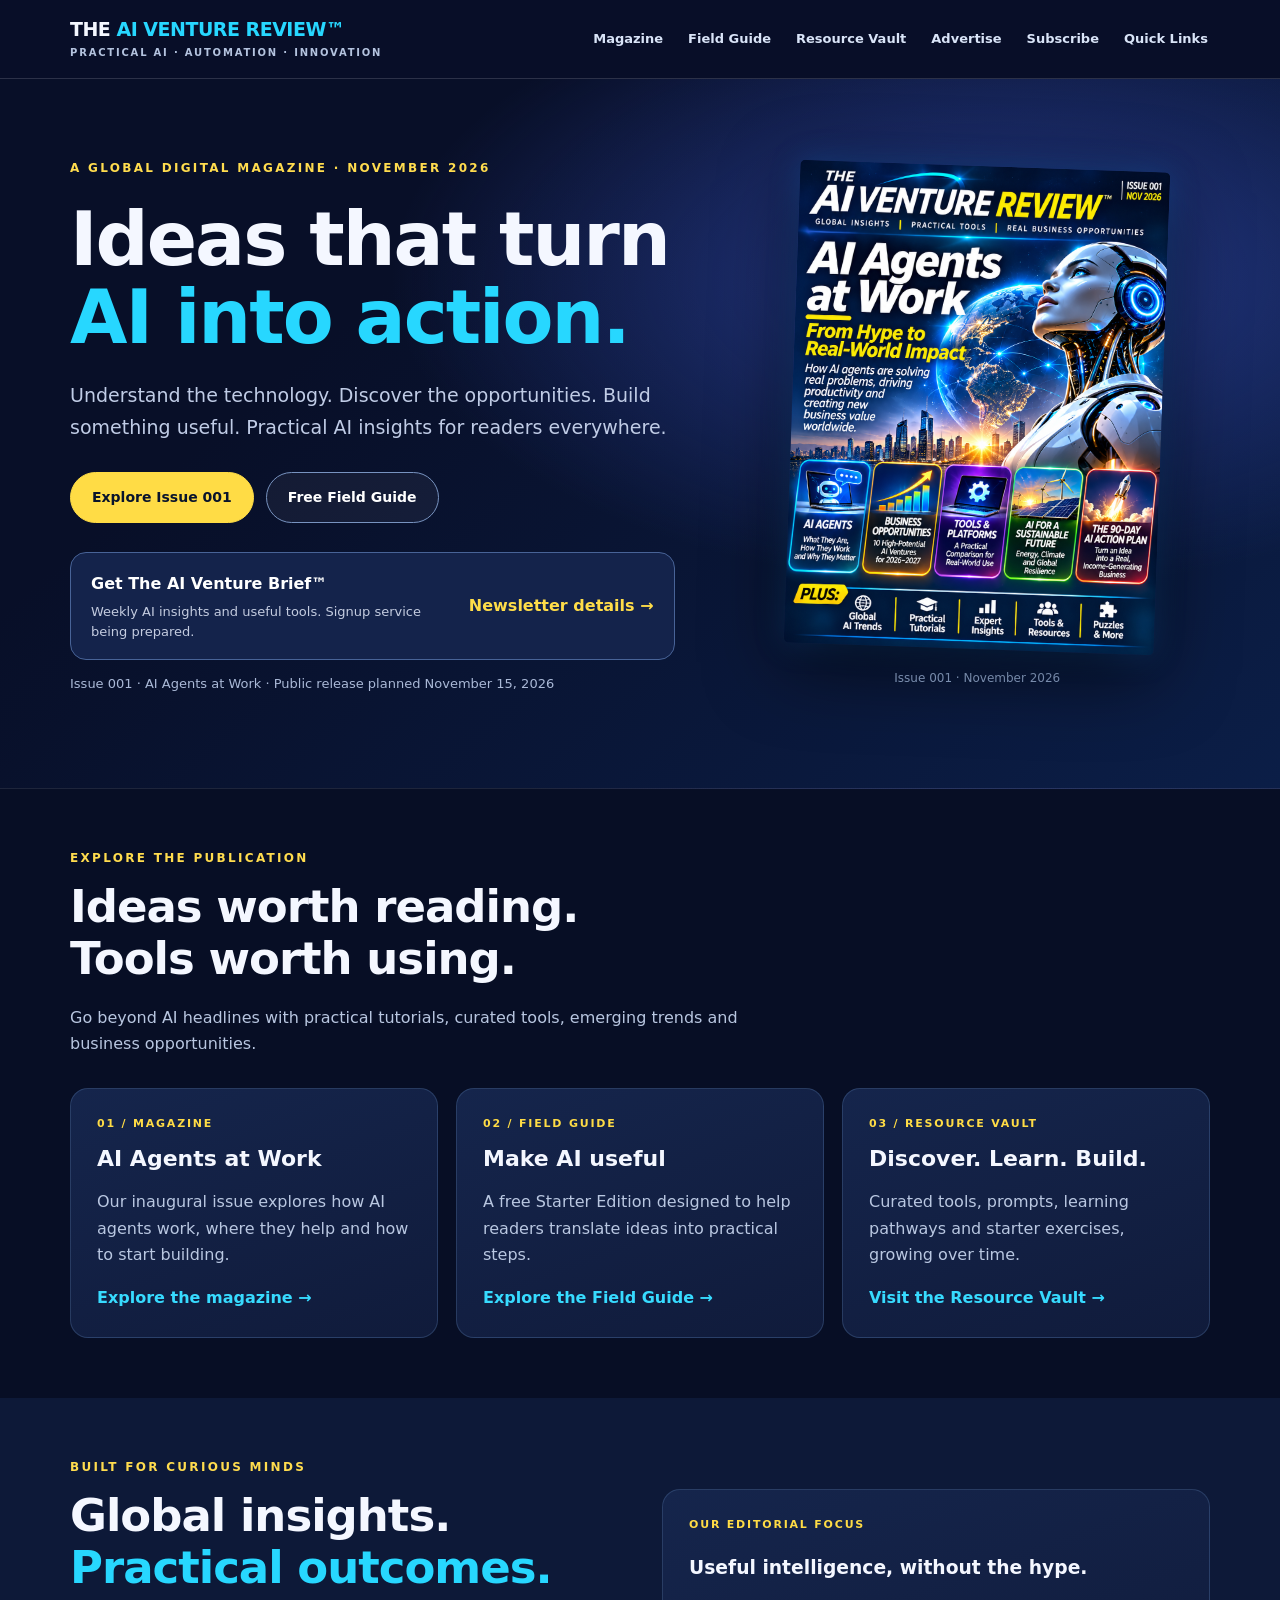
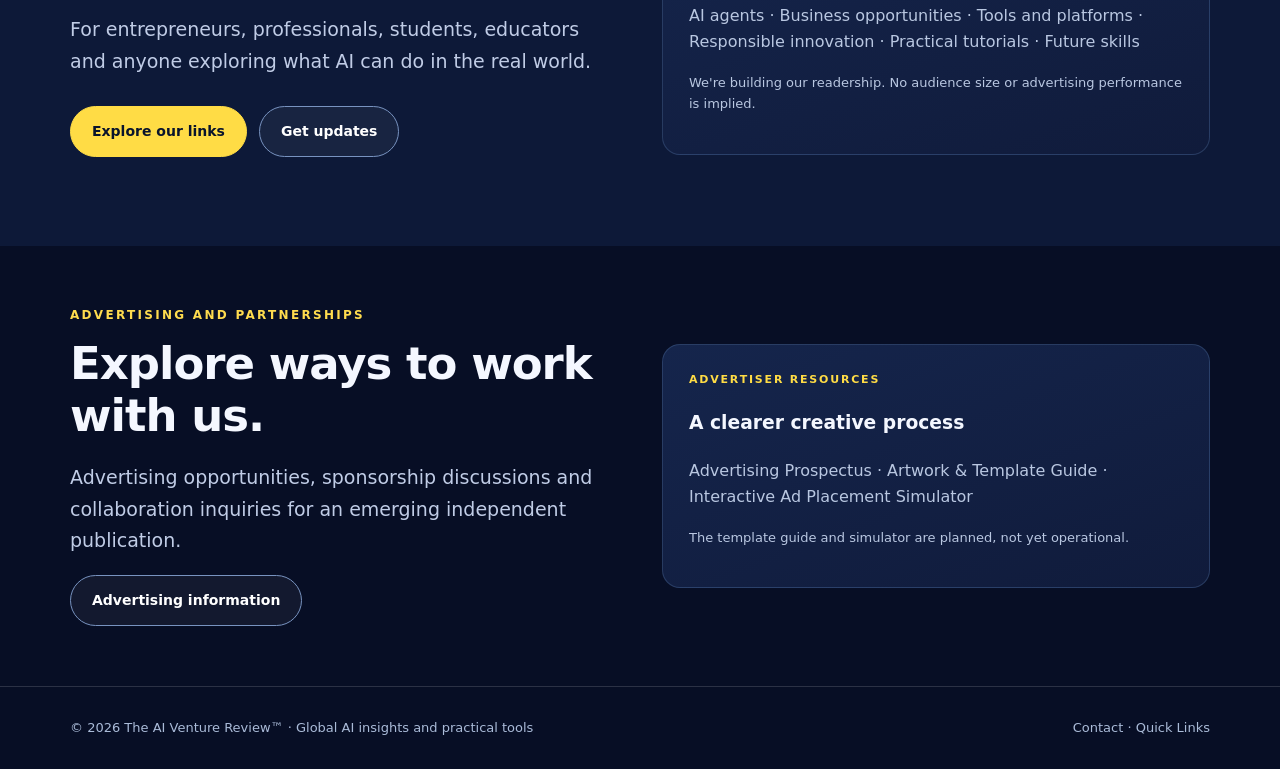
<file: index.html>
<!doctype html><html lang="en"><head><meta charset="utf-8"><meta name="viewport" content="width=device-width,initial-scale=1"><meta name="description" content="The AI Venture Review — global AI insights, practical tools and business opportunities."><title>Home | The AI Venture Review™</title><link rel="stylesheet" href="assets/style.css">
<style>
/* Home page refinements, self-contained to avoid replacing the shared stylesheet */
.skip-link{position:absolute;left:12px;top:-100px;z-index:999;background:#ffdc45;color:#07122b;padding:9px 12px;border-radius:8px}
.skip-link:focus{top:10px}
.mobile-nav{display:none}
.home-newsletter{display:flex;align-items:center;justify-content:space-between;gap:18px;padding:18px 20px;margin:22px 0 0;background:#14234b;border:1px solid #486397;border-radius:16px}
.home-newsletter strong{display:block;color:#fff;font-size:16px;margin-bottom:5px}
.home-newsletter span{display:block;color:#c4cce0;font-size:13px;line-height:1.5}
.home-newsletter a{color:#ffdd49;font-weight:700;white-space:nowrap}
@media(max-width:760px){
.nav>.desktop-links{display:none!important}
.nav{display:flex!important;flex-direction:row!important;align-items:center!important;justify-content:space-between!important;gap:10px!important;padding:14px 0!important}
.nav .logo{flex:1;min-width:0;font-size:clamp(13px,3.6vw,18px)}
.nav .logo small{font-size:8px;letter-spacing:1.3px;line-height:1.35}
.mobile-nav{display:block!important;position:relative;flex-shrink:0}
.mobile-nav summary{list-style:none;cursor:pointer;background:#17264e;border:1px solid #607cac;border-radius:11px;color:white;font-weight:750;padding:11px 13px}
.mobile-nav summary::-webkit-details-marker{display:none}
.mobile-nav[open] summary{color:#ffdd49}
.mobile-nav .navlinks{display:flex!important;flex-direction:column!important;flex-wrap:nowrap!important;gap:0!important;position:absolute;right:0;top:calc(100% + 8px);width:min(250px,calc(100vw - 32px));z-index:30;padding:8px!important;background:#101e41;border:1px solid #5b76a8;border-radius:13px;box-shadow:0 16px 40px #000a}
.mobile-nav .navlinks a{display:block!important;padding:10px 12px!important;font-size:15px}
.hero-grid{gap:20px!important;padding-top:26px!important;padding-bottom:30px!important}
.hero h1{font-size:clamp(38px,9vw,54px)!important;line-height:1.09}
.hero .lead{font-size:16px;line-height:1.55}
.hero .actions{display:flex;flex-wrap:wrap;gap:10px}
.hero .actions .btn{font-size:14px;padding:13px 16px}
.cover{max-width:min(100%,340px);display:block;margin:0 auto}
.cover-caption{text-align:center}
.home-newsletter{flex-direction:column;align-items:flex-start;padding:16px;gap:10px}
.section{padding-top:38px!important;padding-bottom:38px!important}
}
@media(prefers-reduced-motion:reduce){html{scroll-behavior:auto}}
</style>
</head><body><a class="skip-link" href="#main-content">Skip to content</a><header class="site-header"><nav class="wrap nav" aria-label="Primary navigation">
<a class="logo" href="./">THE <span>AI VENTURE REVIEW™</span><small>PRACTICAL AI · AUTOMATION · INNOVATION</small></a>
<div class="navlinks desktop-links"><a href="magazine/">Magazine</a><a href="field-guide/">Field Guide</a><a href="resources/">Resource Vault</a><a href="advertise/">Advertise</a><a href="subscribe/">Subscribe</a><a href="links/">Quick Links</a></div>
<details class="mobile-nav"><summary>Menu</summary><div class="navlinks"><a href="magazine/">Magazine</a><a href="field-guide/">Field Guide</a><a href="resources/">Resource Vault</a><a href="advertise/">Advertise</a><a href="subscribe/">Subscribe</a><a href="links/">Quick Links</a></div></details>
</nav></header><main id="main-content"><section class="hero"><div class="wrap hero-grid"><div><div class="eyebrow">A global digital magazine · November 2026</div><h1>Ideas that turn <span class="cyan">AI into action.</span></h1><p class="lead">Understand the technology. Discover the opportunities. Build something useful. Practical AI insights for readers everywhere.</p><div class="actions"><a class="btn primary" href="magazine/">Explore Issue 001</a><a class="btn secondary" href="field-guide/">Free Field Guide</a></div>
<div class="home-newsletter"><div><strong>Get The AI Venture Brief™</strong><span>Weekly AI insights and useful tools. Signup service being prepared.</span></div><a href="subscribe/" aria-label="Learn about the AI Venture Brief newsletter">Newsletter details →</a></div><p class="small">Issue 001 · AI Agents at Work · Public release planned November 15, 2026</p></div><div><img class="cover" src="assets/issue-001-cover.png" alt="The AI Venture Review Issue 001 AI Agents at Work cover"><p class="cover-caption">Issue 001 · November 2026</p></div></div></section><section class="section"><div class="wrap"><div class="eyebrow">Explore the publication</div><h2>Ideas worth reading.<br>Tools worth using.</h2><p class="section-intro">Go beyond AI headlines with practical tutorials, curated tools, emerging trends and business opportunities.</p><div class="cards"><article class="card"><div class="tag">01 / Magazine</div><h3>AI Agents at Work</h3><p>Our inaugural issue explores how AI agents work, where they help and how to start building.</p><a href="magazine/">Explore the magazine →</a></article><article class="card"><div class="tag">02 / Field Guide</div><h3>Make AI useful</h3><p>A free Starter Edition designed to help readers translate ideas into practical steps.</p><a href="field-guide/">Explore the Field Guide →</a></article><article class="card"><div class="tag">03 / Resource Vault</div><h3>Discover. Learn. Build.</h3><p>Curated tools, prompts, learning pathways and starter exercises, growing over time.</p><a href="resources/">Visit the Resource Vault →</a></article></div></div></section><section class="section alt"><div class="wrap split"><div><div class="eyebrow">Built for curious minds</div><h2>Global insights.<br><span class="cyan">Practical outcomes.</span></h2><p class="lead">For entrepreneurs, professionals, students, educators and anyone exploring what AI can do in the real world.</p><div class="actions"><a class="btn primary" href="links/">Explore our links</a><a class="btn secondary" href="subscribe/">Get updates</a></div></div><div class="panel"><div class="tag">Our editorial focus</div><h3>Useful intelligence, without the hype.</h3><p>AI agents · Business opportunities · Tools and platforms · Responsible innovation · Practical tutorials · Future skills</p><p class="small">We're building our readership. No audience size or advertising performance is implied.</p></div></div></section><section class="section"><div class="wrap split"><div><div class="eyebrow">Advertising and partnerships</div><h2>Explore ways to work with us.</h2><p class="lead">Advertising opportunities, sponsorship discussions and collaboration inquiries for an emerging independent publication.</p><a class="btn secondary" href="advertise/">Advertising information</a></div><div class="panel"><div class="tag">Advertiser resources</div><h3>A clearer creative process</h3><p>Advertising Prospectus · Artwork & Template Guide · Interactive Ad Placement Simulator</p><p class="small">The template guide and simulator are planned, not yet operational.</p></div></div></section></main><footer class="footer"><div class="wrap"><span>© 2026 The AI Venture Review™ · Global AI insights and practical tools</span><span><a href="contact/">Contact</a> · <a href="links/">Quick Links</a></span></div></footer></body></html>
</file>
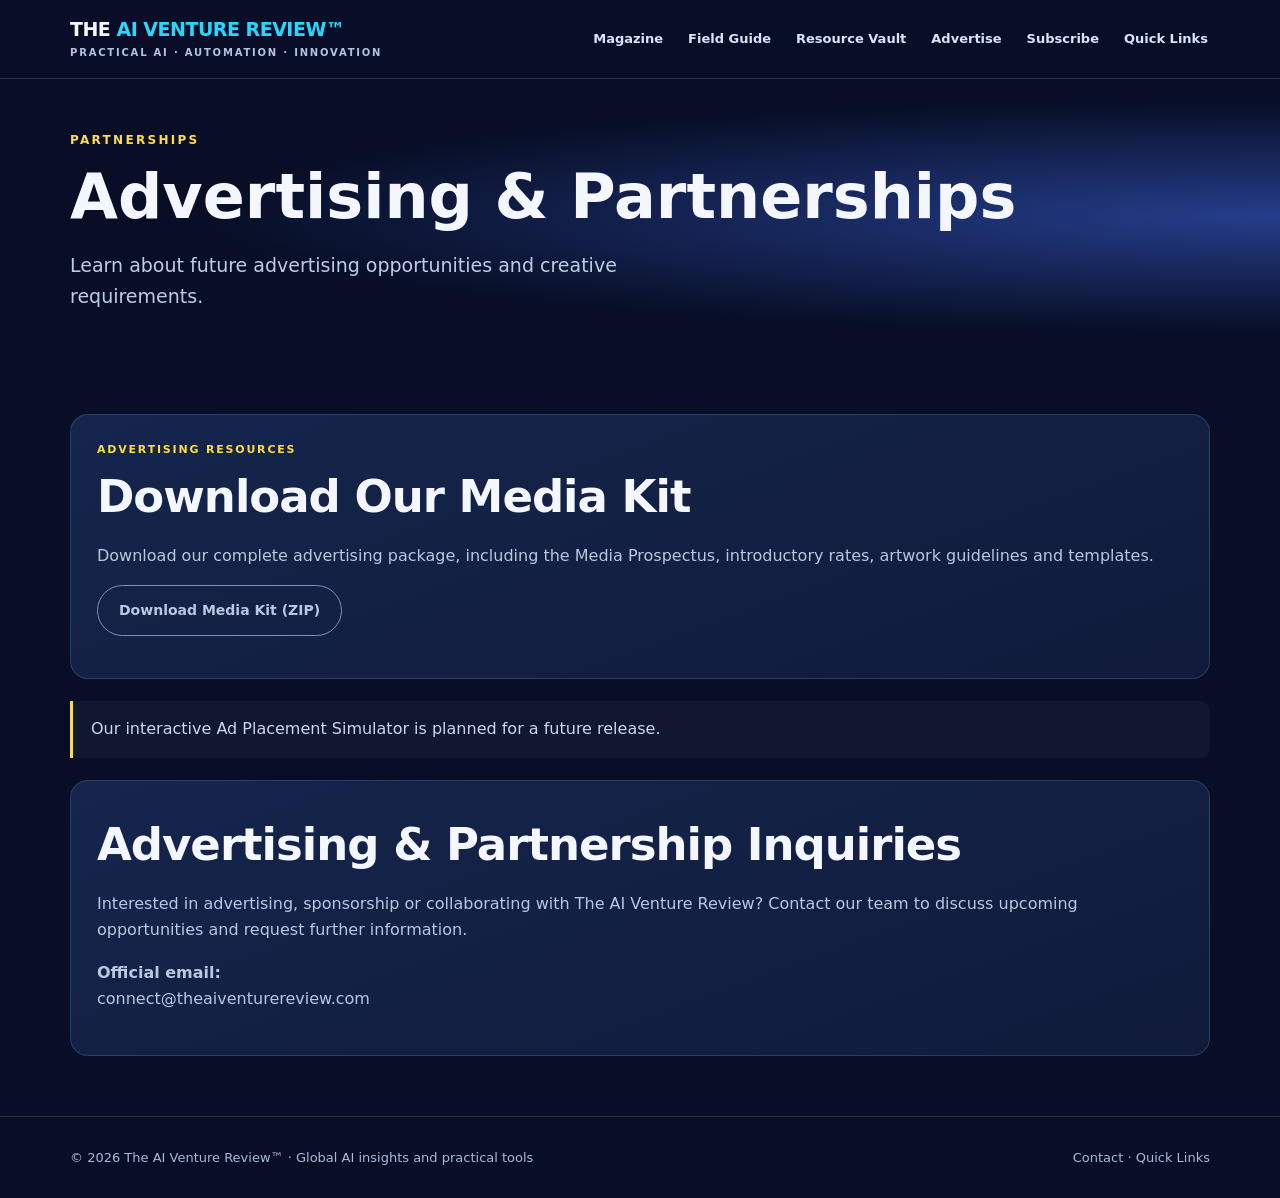
<file: advertise/index.html>
<!doctype html><html lang="en"><head><meta charset="utf-8"><meta name="viewport" content="width=device-width,initial-scale=1"><meta name="description" content="The AI Venture Review — global AI insights, practical tools and business opportunities."><title>Advertising | The AI Venture Review™</title><link rel="stylesheet" href="../assets/style.css"></head><body><a class="skip-link" href="#main-content">Skip to content</a><header class="site-header"><nav class="wrap nav"><a class="logo" href="../index.html">THE <span>AI VENTURE REVIEW™</span><small>PRACTICAL AI · AUTOMATION · INNOVATION</small></a><div class="navlinks"><a href="../magazine/">Magazine</a><a href="../field-guide/">Field Guide</a><a href="../resources/">Resource Vault</a><a href="../advertise/">Advertise</a><a href="../subscribe/">Subscribe</a><a href="../links/">Quick Links</a></div><details class="mobile-nav"><summary aria-label="Open navigation menu">Menu</summary><div class="navlinks"><a href="../magazine/">Magazine</a><a href="../field-guide/">Field Guide</a><a href="../resources/">Resource Vault</a><a href="../advertise/" aria-current="page">Advertise</a><a href="../subscribe/">Subscribe</a><a href="../links/">Quick Links</a></div></details></nav></header><main id="main-content"><section class="page-hero"><div class="wrap"><div class="eyebrow">Partnerships</div><h1>Advertising & Partnerships</h1><p class="lead">Learn about future advertising opportunities and creative requirements.</p></div></section>
<section class="section">
  <div class="wrap">
    <div class="panel">
      <div class="tag">ADVERTISING RESOURCES</div>
      <h2>Download Our Media Kit</h2>
      <p>
        Download our complete advertising package,
        including the Media Prospectus, introductory
        rates, artwork guidelines and templates.
      </p>
      <p>
        <a class="btn" href="./media_kit.zip"
           download="media_kit.zip">
          Download Media Kit (ZIP)
        </a>
      </p>
    </div>

    <div class="notice">
      Our interactive Ad Placement Simulator
      is planned for a future release.
    </div>
  </div>

<div class="wrap">
  <div class="panel">
    <h2>Advertising &amp; Partnership Inquiries</h2>
    <p>
      Interested in advertising, sponsorship or
      collaborating with The AI Venture Review?
      Contact our team to discuss upcoming
      opportunities and request further information.
    </p>
    <p>
      <strong>Official email:</strong><br>
      <a href="mailto:connect@theaiventurereview.com">
        connect@theaiventurereview.com
      </a>
    </p>
  </div>
</div>
</section></main><footer class="footer"><div class="wrap"><span>© 2026 The AI Venture Review™ · Global AI insights and practical tools</span><span><a href="../contact/">Contact</a> · <a href="../links/">Quick Links</a></span></div></footer></body></html>
</file>
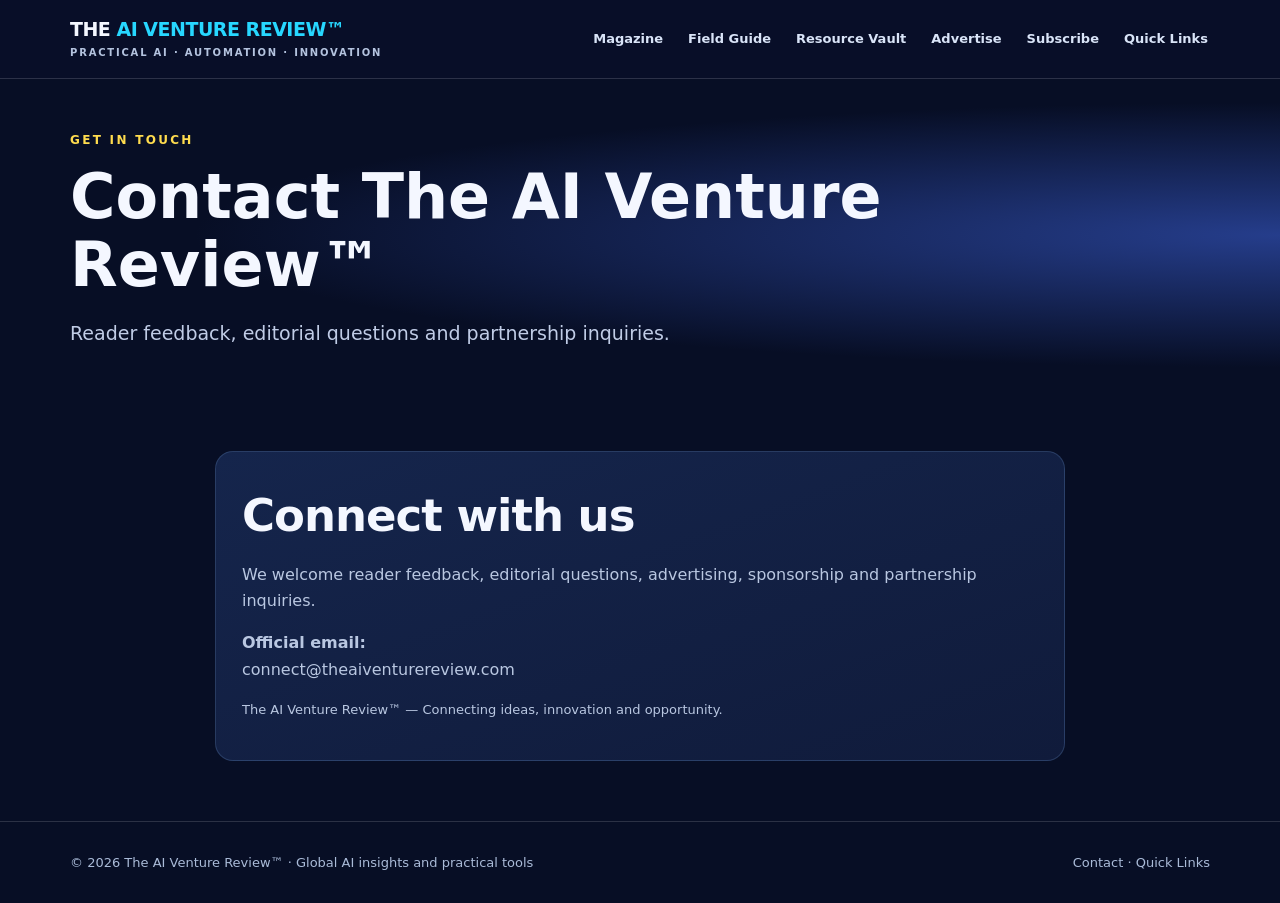
<file: contact/index.html>
<!doctype html><html lang="en"><head><meta charset="utf-8"><meta name="viewport" content="width=device-width,initial-scale=1"><meta name="description" content="The AI Venture Review — global AI insights, practical tools and business opportunities."><title>Contact | The AI Venture Review™</title><link rel="stylesheet" href="../assets/style.css"></head><body><a class="skip-link" href="#main-content">Skip to content</a><header class="site-header"><nav class="wrap nav"><a class="logo" href="../index.html">THE <span>AI VENTURE REVIEW™</span><small>PRACTICAL AI · AUTOMATION · INNOVATION</small></a><div class="navlinks"><a href="../magazine/">Magazine</a><a href="../field-guide/">Field Guide</a><a href="../resources/">Resource Vault</a><a href="../advertise/">Advertise</a><a href="../subscribe/">Subscribe</a><a href="../links/">Quick Links</a></div><details class="mobile-nav"><summary aria-label="Open navigation menu">Menu</summary><div class="navlinks"><a href="../magazine/">Magazine</a><a href="../field-guide/">Field Guide</a><a href="../resources/">Resource Vault</a><a href="../advertise/">Advertise</a><a href="../subscribe/">Subscribe</a><a href="../links/">Quick Links</a></div></details></nav></header><main id="main-content"><section class="page-hero"><div class="wrap"><div class="eyebrow">Get in touch</div><h1>Contact The AI Venture Review™</h1><p class="lead">Reader feedback, editorial questions and partnership inquiries.</p></div></section><section class="section"><div class="wrap content"><div class="panel">
<h2>Connect with us</h2>

<p>
  We welcome reader feedback, editorial questions,
  advertising, sponsorship and partnership inquiries.
</p>

<p>
  <strong>Official email:</strong><br>
  <a href="mailto:connect@theaiventurereview.com">
    connect@theaiventurereview.com
  </a>
</p>

<p class="small">
  The AI Venture Review&trade; —
  Connecting ideas, innovation and opportunity.
</p>
</div></div></section></main><footer class="footer"><div class="wrap"><span>© 2026 The AI Venture Review™ · Global AI insights and practical tools</span><span><a href="../contact/">Contact</a> · <a href="../links/">Quick Links</a></span></div></footer></body></html>
</file>
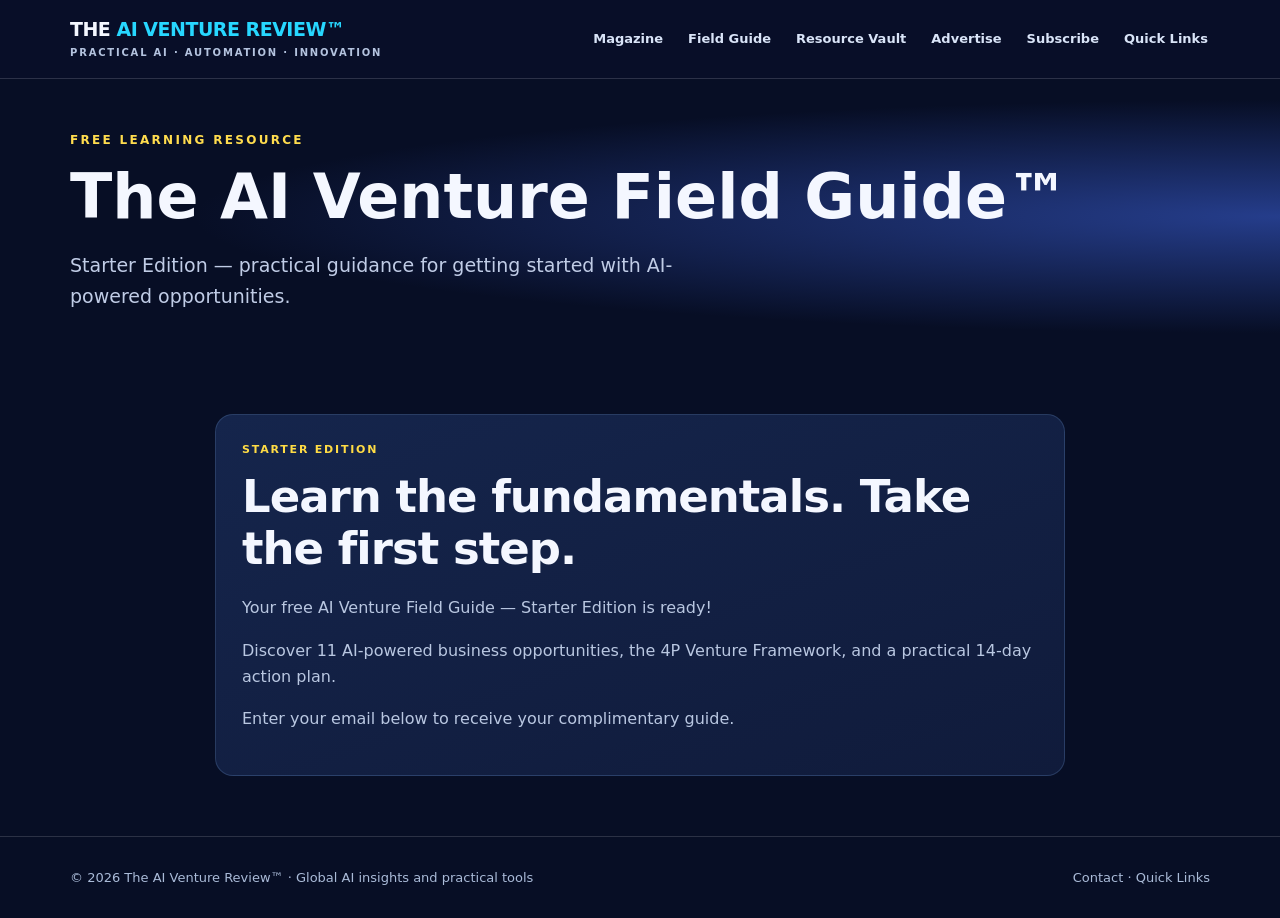
<file: field-guide/index.html>
<!doctype html><html lang="en"><head><meta charset="utf-8"><meta name="viewport" content="width=device-width,initial-scale=1"><meta name="description" content="The AI Venture Review — global AI insights, practical tools and business opportunities."><title>Field Guide | The AI Venture Review™</title><link rel="stylesheet" href="../assets/style.css">
<!-- MailerLite Universal -->
<script>
(function(w,d,e,u,f,l,n){w[f]=w[f]||function(){(w[f].q=w[f].q||[]).push(arguments);};l=d.createElement(e);l.async=1;l.src=u;n=d.getElementsByTagName(e)[0];n.parentNode.insertBefore(l,n);})(window,document,'script','https://assets.mailerlite.com/js/universal.js','ml');
ml('account', '2781444');
</script>
<!-- End MailerLite Universal -->
</head><body><a class="skip-link" href="#main-content">Skip to content</a><header class="site-header"><nav class="wrap nav"><a class="logo" href="../index.html">THE <span>AI VENTURE REVIEW™</span><small>PRACTICAL AI · AUTOMATION · INNOVATION</small></a><div class="navlinks"><a href="../magazine/">Magazine</a><a href="../field-guide/">Field Guide</a><a href="../resources/">Resource Vault</a><a href="../advertise/">Advertise</a><a href="../subscribe/">Subscribe</a><a href="../links/">Quick Links</a></div><details class="mobile-nav"><summary aria-label="Open navigation menu">Menu</summary><div class="navlinks"><a href="../magazine/">Magazine</a><a href="../field-guide/" aria-current="page">Field Guide</a><a href="../resources/">Resource Vault</a><a href="../advertise/">Advertise</a><a href="../subscribe/">Subscribe</a><a href="../links/">Quick Links</a></div></details></nav></header><main id="main-content"><section class="page-hero"><div class="wrap"><div class="eyebrow">Free learning resource</div><h1>The AI Venture Field Guide™</h1><p class="lead">Starter Edition — practical guidance for getting started with AI-powered opportunities.</p></div></section><section class="section"><div class="wrap content"><div class="panel"><div class="tag">Starter Edition</div><h2>Learn the fundamentals. Take the first step.</h2>
<p>Your free AI Venture Field Guide — Starter Edition is ready!</p>

<p>Discover 11 AI-powered business opportunities, the 4P Venture Framework, and a practical 14-day action plan.</p>

<p>Enter your email below to receive your complimentary guide.</p>

<div class="ml-embedded" data-form="biewhe"></div>
</div></div></section></main><footer class="footer"><div class="wrap"><span>© 2026 The AI Venture Review™ · Global AI insights and practical tools</span><span><a href="../contact/">Contact</a> · <a href="../links/">Quick Links</a></span></div></footer></body></html>
</file>
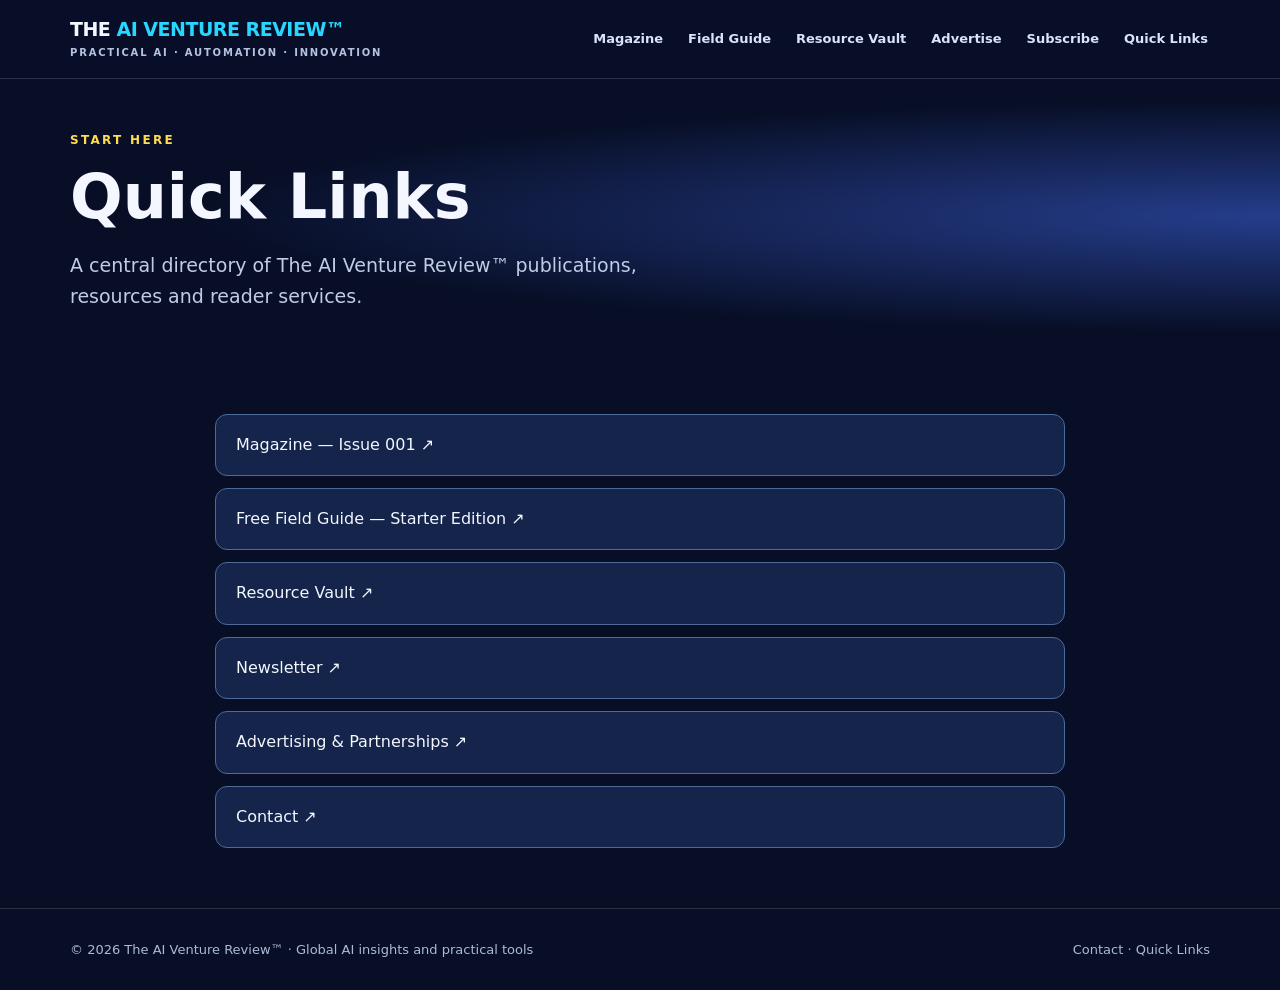
<file: links/index.html>
<!doctype html><html lang="en"><head><meta charset="utf-8"><meta name="viewport" content="width=device-width,initial-scale=1"><meta name="description" content="The AI Venture Review — global AI insights, practical tools and business opportunities."><title>Quick Links | The AI Venture Review™</title><link rel="stylesheet" href="../assets/style.css"></head><body><a class="skip-link" href="#main-content">Skip to content</a><header class="site-header"><nav class="wrap nav"><a class="logo" href="../index.html">THE <span>AI VENTURE REVIEW™</span><small>PRACTICAL AI · AUTOMATION · INNOVATION</small></a><div class="navlinks"><a href="../magazine/">Magazine</a><a href="../field-guide/">Field Guide</a><a href="../resources/">Resource Vault</a><a href="../advertise/">Advertise</a><a href="../subscribe/">Subscribe</a><a href="../links/">Quick Links</a></div><details class="mobile-nav"><summary aria-label="Open navigation menu">Menu</summary><div class="navlinks"><a href="../magazine/">Magazine</a><a href="../field-guide/">Field Guide</a><a href="../resources/">Resource Vault</a><a href="../advertise/">Advertise</a><a href="../subscribe/">Subscribe</a><a href="../links/" aria-current="page">Quick Links</a></div></details></nav></header><main id="main-content"><section class="page-hero"><div class="wrap"><div class="eyebrow">Start here</div><h1>Quick Links</h1><p class="lead">A central directory of The AI Venture Review™ publications, resources and reader services.</p></div></section><section class="section"><div class="wrap content link-list"><a href="../magazine/">Magazine — Issue 001 ↗</a><a href="../field-guide/">Free Field Guide — Starter Edition ↗</a><a href="../resources/">Resource Vault ↗</a><a href="../subscribe/">Newsletter ↗</a><a href="../advertise/">Advertising & Partnerships ↗</a><a href="../contact/">Contact ↗</a></div></section></main><footer class="footer"><div class="wrap"><span>© 2026 The AI Venture Review™ · Global AI insights and practical tools</span><span><a href="../contact/">Contact</a> · <a href="../links/">Quick Links</a></span></div></footer></body></html>
</file>
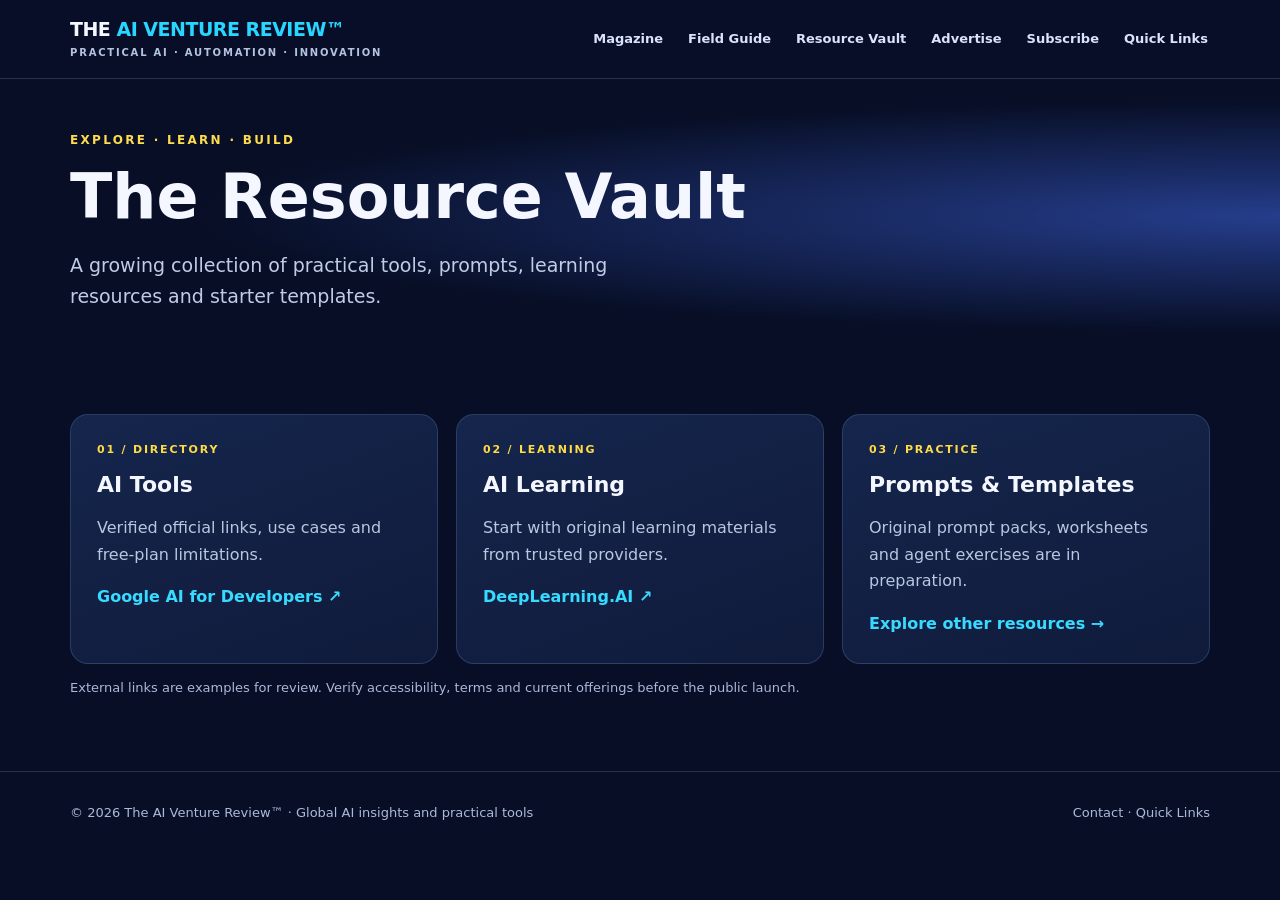
<file: resources/index.html>
<!doctype html><html lang="en"><head><meta charset="utf-8"><meta name="viewport" content="width=device-width,initial-scale=1"><meta name="description" content="The AI Venture Review — global AI insights, practical tools and business opportunities."><title>Resource Vault | The AI Venture Review™</title><link rel="stylesheet" href="../assets/style.css"></head><body><a class="skip-link" href="#main-content">Skip to content</a><header class="site-header"><nav class="wrap nav"><a class="logo" href="../index.html">THE <span>AI VENTURE REVIEW™</span><small>PRACTICAL AI · AUTOMATION · INNOVATION</small></a><div class="navlinks"><a href="../magazine/">Magazine</a><a href="../field-guide/">Field Guide</a><a href="../resources/">Resource Vault</a><a href="../advertise/">Advertise</a><a href="../subscribe/">Subscribe</a><a href="../links/">Quick Links</a></div><details class="mobile-nav"><summary aria-label="Open navigation menu">Menu</summary><div class="navlinks"><a href="../magazine/">Magazine</a><a href="../field-guide/">Field Guide</a><a href="../resources/" aria-current="page">Resource Vault</a><a href="../advertise/">Advertise</a><a href="../subscribe/">Subscribe</a><a href="../links/">Quick Links</a></div></details></nav></header><main id="main-content"><section class="page-hero"><div class="wrap"><div class="eyebrow">Explore · Learn · Build</div><h1>The Resource Vault</h1><p class="lead">A growing collection of practical tools, prompts, learning resources and starter templates.</p></div></section><section class="section"><div class="wrap"><div class="cards"><article class="card"><div class="tag">01 / Directory</div><h3>AI Tools</h3><p>Verified official links, use cases and free-plan limitations.</p><a href="https://ai.google.dev/" target="_blank" rel="noopener noreferrer">Google AI for Developers ↗</a></article><article class="card"><div class="tag">02 / Learning</div><h3>AI Learning</h3><p>Start with original learning materials from trusted providers.</p><a href="https://www.deeplearning.ai/" target="_blank" rel="noopener noreferrer">DeepLearning.AI ↗</a></article><article class="card"><div class="tag">03 / Practice</div><h3>Prompts & Templates</h3><p>Original prompt packs, worksheets and agent exercises are in preparation.</p><a href="../links/">Explore other resources →</a></article></div><p class="small">External links are examples for review. Verify accessibility, terms and current offerings before the public launch.</p></div></section></main><footer class="footer"><div class="wrap"><span>© 2026 The AI Venture Review™ · Global AI insights and practical tools</span><span><a href="../contact/">Contact</a> · <a href="../links/">Quick Links</a></span></div></footer></body></html>
</file>
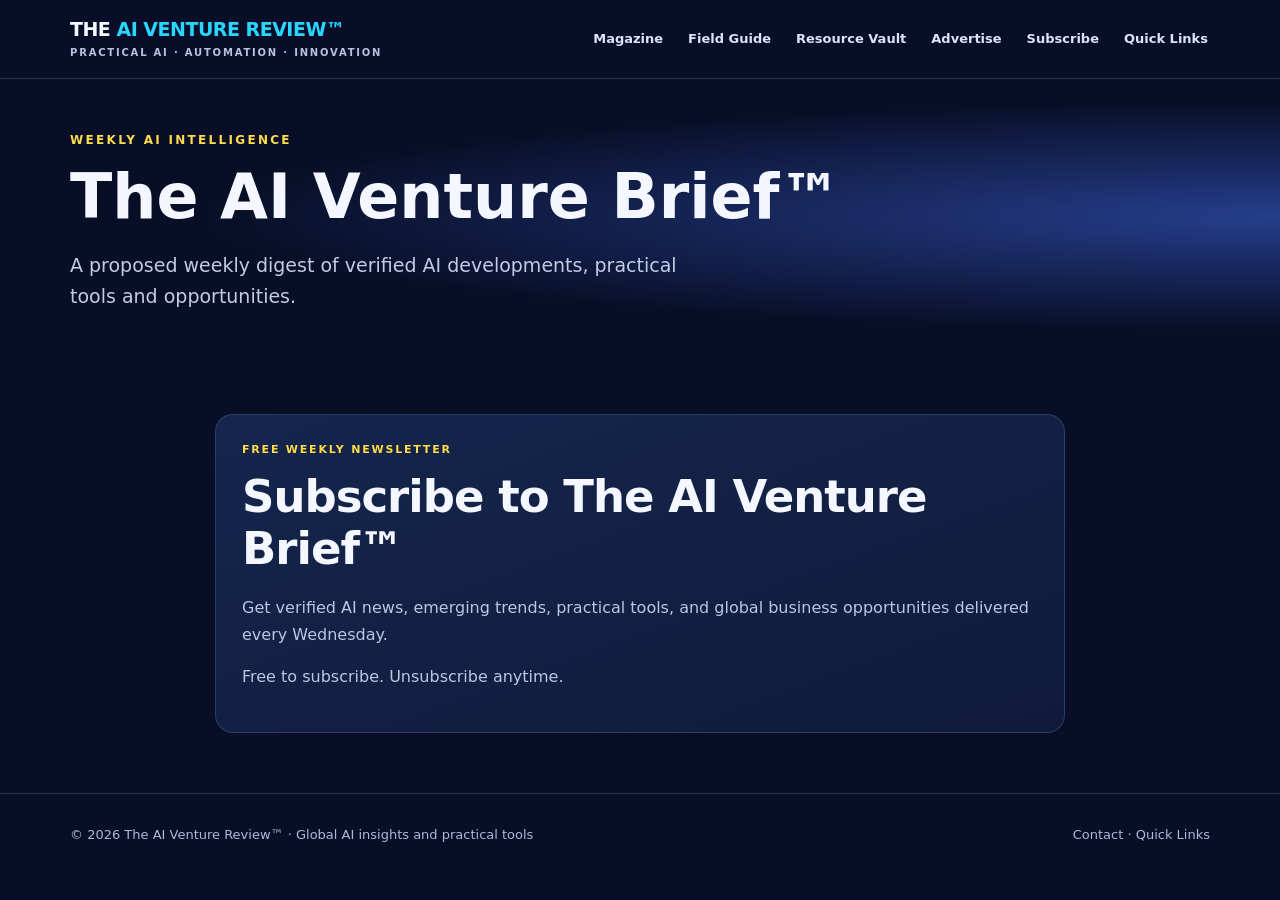
<file: subscribe/index.html>
<!doctype html><html lang="en"><head><meta charset="utf-8"><meta name="viewport" content="width=device-width,initial-scale=1"><meta name="description" content="The AI Venture Review — global AI insights, practical tools and business opportunities."><title>Newsletter | The AI Venture Review™</title><link rel="stylesheet" href="../assets/style.css">
<!-- MailerLite Universal -->
<script>
(function(w,d,e,u,f,l,n){w[f]=w[f]||function(){(w[f].q=w[f].q||[]).push(arguments);};l=d.createElement(e);l.async=1;l.src=u;n=d.getElementsByTagName(e)[0];n.parentNode.insertBefore(l,n);})
(window,document,'script','https://assets.mailerlite.com/js/universal.js','ml');
ml('account', '2781444');
</script>
<!-- End MailerLite Universal -->
</head><body><a class="skip-link" href="#main-content">Skip to content</a><header class="site-header"><nav class="wrap nav"><a class="logo" href="../index.html">THE <span>AI VENTURE REVIEW™</span><small>PRACTICAL AI · AUTOMATION · INNOVATION</small></a><div class="navlinks"><a href="../magazine/">Magazine</a><a href="../field-guide/">Field Guide</a><a href="../resources/">Resource Vault</a><a href="../advertise/">Advertise</a><a href="../subscribe/">Subscribe</a><a href="../links/">Quick Links</a></div><details class="mobile-nav"><summary aria-label="Open navigation menu">Menu</summary><div class="navlinks"><a href="../magazine/">Magazine</a><a href="../field-guide/">Field Guide</a><a href="../resources/">Resource Vault</a><a href="../advertise/">Advertise</a><a href="../subscribe/" aria-current="page">Subscribe</a><a href="../links/">Quick Links</a></div></details></nav></header><main id="main-content"><section class="page-hero"><div class="wrap"><div class="eyebrow">Weekly AI intelligence</div><h1>The AI Venture Brief™</h1><p class="lead">A proposed weekly digest of verified AI developments, practical tools and opportunities.</p></div></section>
<section class="section">
  <div class="wrap content">
    <div class="panel">
      <div class="tag">
        Free Weekly Newsletter
      </div>

      <h2>Subscribe to The AI Venture Brief™</h2>

      <p>
        Get verified AI news, emerging trends,
        practical tools, and global business
        opportunities delivered every Wednesday.
      </p>

      <div class="ml-embedded"
           data-form="DP7a19"></div>

      <p>
        Free to subscribe. Unsubscribe anytime.
      </p>
    </div>
  </div>
</section>
</main><footer class="footer"><div class="wrap"><span>© 2026 The AI Venture Review™ · Global AI insights and practical tools</span><span><a href="../contact/">Contact</a> · <a href="../links/">Quick Links</a></span></div></footer></body></html>
</file>
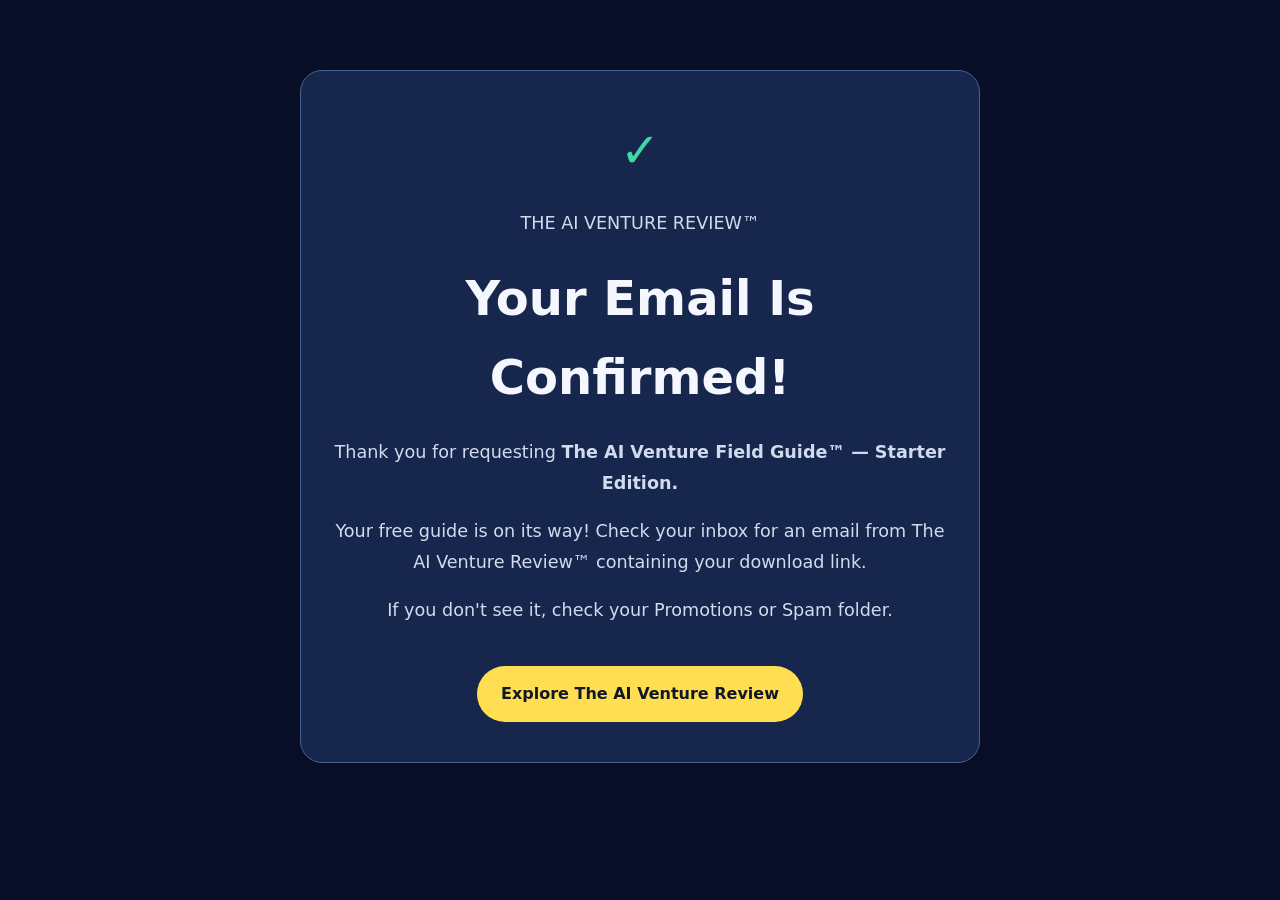
<file: field-guide/confirmed.html>
<!DOCTYPE html>
<html lang="en">
<head>
  <meta charset="UTF-8">
  <meta name="viewport" content="width=device-width, initial-scale=1">
  <title>Email Confirmed | The AI Venture Review</title>
  <link rel="stylesheet" href="../assets/style.css">
  <style>
    .confirm-card{max-width:680px;margin:70px auto;padding:40px 28px;text-align:center;background:#17264c;border:1px solid #48628f;border-radius:22px;color:#f5f7ff}
    .confirm-card h1{font-size:clamp(2rem,6vw,3rem);margin:20px 0}
    .confirm-card p{font-size:1.1rem;line-height:1.75;color:#d2dbee}
    .confirm-check{font-size:3rem;color:#40d9a4}
    .confirm-button{display:inline-block;margin-top:22px;padding:15px 24px;background:#ffdf51;color:#101729;border-radius:30px;font-weight:700;text-decoration:none}
  </style>
</head>
<body>
  <main class="wrap">
    <section class="confirm-card">
      <div class="confirm-check" aria-hidden="true">✓</div>
      <p>THE AI VENTURE REVIEW™</p>
      <h1>Your Email Is Confirmed!</h1>
      <p>Thank you for requesting <strong>The AI Venture Field Guide™ — Starter Edition.</strong></p>
      <p>Your free guide is on its way! Check your inbox for an email from The AI Venture Review™ containing your download link.</p>
      <p>If you don't see it, check your Promotions or Spam folder.</p>
      <a class="confirm-button" href="../index.html">Explore The AI Venture Review</a>
    </section>
  </main>
</body>
</html>
</file>
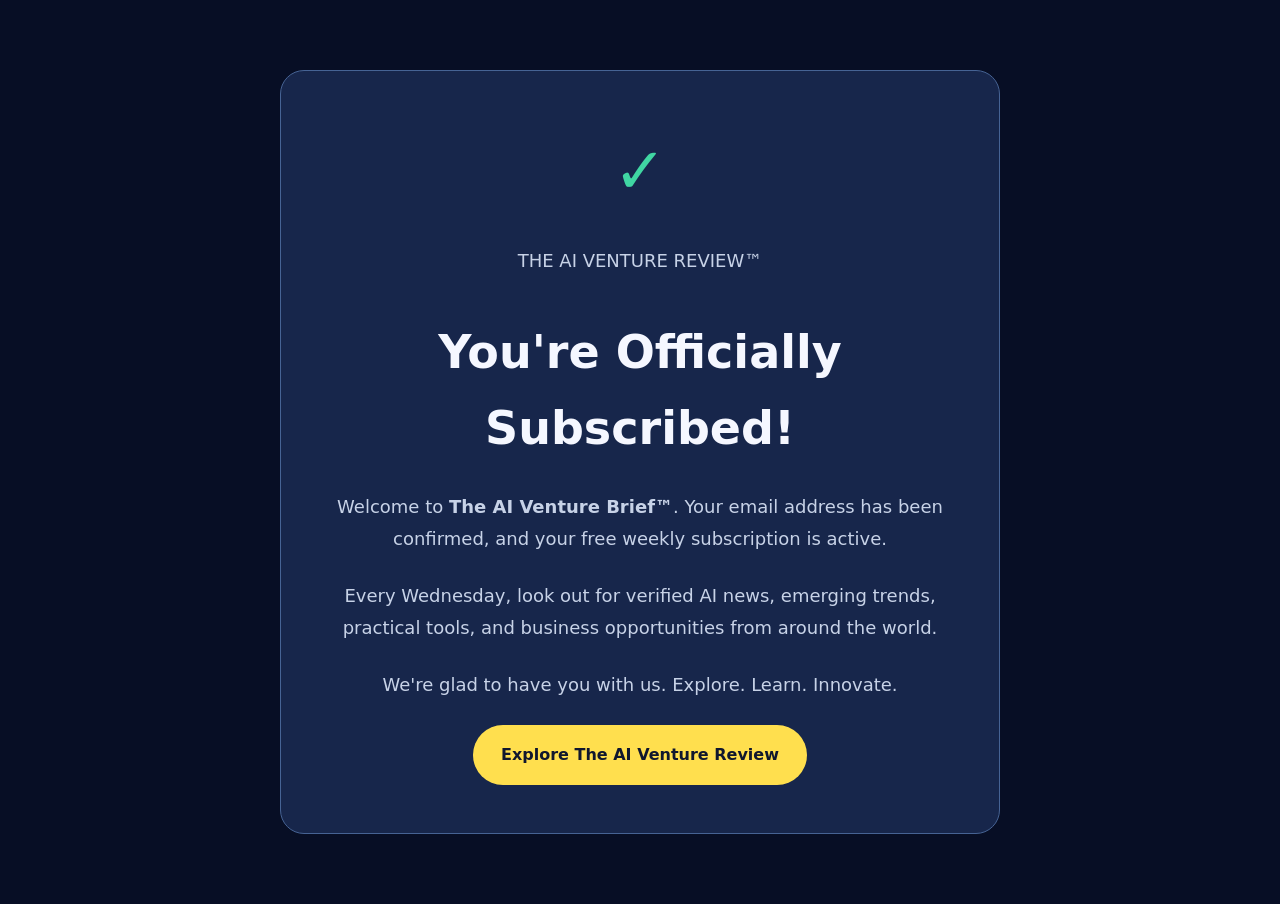
<file: subscribe/confirmed.html>
<!DOCTYPE html>
<html lang="en">
<head>
  <meta charset="UTF-8">
  <meta name="viewport" content="width=device-width, initial-scale=1">
  <meta name="description" content="Subscription confirmation for The AI Venture Brief.">
  <title>Subscription Confirmed | The AI Venture Review</title>
  <link rel="stylesheet" href="../assets/style.css">
  <style>
    .confirmation {
      max-width: 720px;
      margin: 70px auto;
      padding: 48px 30px;
      background: #17264b;
      border: 1px solid #466394;
      border-radius: 24px;
      text-align: center;
      color: #f5f7ff;
    }
    .checkmark {
      font-size: 64px;
      color: #40d6a3;
      margin-bottom: 20px;
    }
    .confirmation h1 {
      font-size: clamp(30px, 6vw, 46px);
      margin-bottom: 24px;
    }
    .confirmation p {
      font-size: 18px;
      line-height: 1.8;
      color: #c7d2e7;
      margin-bottom: 24px;
    }
    .confirmation .button {
      display: inline-block;
      background: #ffdf4e;
      color: #10172e;
      padding: 17px 28px;
      border-radius: 50px;
      font-weight: 700;
      text-decoration: none;
    }
  </style>
</head>
<body>
  <main class="wrap">
    <section class="confirmation">
      <div class="checkmark" aria-hidden="true">✓</div>

      <p>THE AI VENTURE REVIEW™</p>

      <h1>You're Officially Subscribed!</h1>

      <p>
        Welcome to <strong>The AI Venture Brief™</strong>.
        Your email address has been confirmed,
        and your free weekly subscription is active.
      </p>

      <p>
        Every Wednesday, look out for verified AI news,
        emerging trends, practical tools, and business
        opportunities from around the world.
      </p>

      <p>
        We're glad to have you with us.
        Explore. Learn. Innovate.
      </p>

      <a class="button" href="../index.html">
        Explore The AI Venture Review
      </a>
    </section>
  </main>
</body>
</html>
</file>
<file: assets/style.css>
*{box-sizing:border-box}html{scroll-behavior:smooth}body{margin:0;background:#070e25;color:#f4f7ff;font-family:Inter,system-ui,-apple-system,Segoe UI,Arial,sans-serif;line-height:1.65}a{color:inherit;text-decoration:none}a:hover{color:#29d9ff}.wrap{width:min(1140px,calc(100% - 38px));margin:auto}.site-header{background:#090f29eF;border-bottom:1px solid #ffffff25;position:sticky;top:0;z-index:20;backdrop-filter:blur(16px)}.nav{display:flex;align-items:center;justify-content:space-between;gap:24px;min-height:78px}.logo{font-size:19px;font-weight:850;letter-spacing:-.5px;line-height:1.15}.logo span{color:#27d7ff}.logo small{display:block;color:#b4c3df;font-size:10px;letter-spacing:1.8px;margin-top:6px}.navlinks{display:flex;gap:21px;flex-wrap:wrap;font-size:13px;font-weight:650;color:#d9e4f8}.hero{background:radial-gradient(ellipse at 78% 28%,#263a8a 0%,transparent 43%),linear-gradient(140deg,#080f28 30%,#0b1e47 100%);border-bottom:1px solid #ffffff17}.hero-grid{display:grid;grid-template-columns:1.13fr .87fr;gap:70px;align-items:center;padding:80px 0}.eyebrow{font-size:12px;text-transform:uppercase;letter-spacing:2.3px;color:#ffdc4e;font-weight:850}.hero h1{font-size:clamp(43px,5.8vw,76px);line-height:1.06;letter-spacing:-2px;margin:22px 0}.cyan{color:#27d7ff}.lead{font-size:19px;color:#c0cce6;max-width:610px}.actions{display:flex;flex-wrap:wrap;gap:12px;margin:29px 0}.btn{display:inline-flex;align-items:center;justify-content:center;padding:13px 21px;border-radius:40px;font-weight:800;font-size:14px;border:1px solid #7893c0;transition:transform .2s}.btn:hover{transform:translateY(-2px)}.btn.primary{background:#ffdc45;border-color:#ffdc45;color:#09142c}.btn.secondary{background:#ffffff0c;color:#fff}.small{color:#aab9d7;font-size:13px}.cover{max-width:370px;width:100%;display:block;margin:auto;box-shadow:0 20px 75px #0009,0 0 30px #168fff44;border-radius:5px;transform:rotate(2deg)}.cover-caption{text-align:center;color:#9fb8e1;font-size:12px;margin-top:20px}.section{padding:74px 0}.section.alt{background:#0d1938}.section h2{font-size:clamp(29px,4vw,45px);line-height:1.16;letter-spacing:-1px;margin:12px 0 20px}.section-intro{max-width:680px;color:#b8c6e0;margin-bottom:30px}.cards{display:grid;grid-template-columns:repeat(3,1fr);gap:18px}.card,.panel{border:1px solid #5c80b34d;background:linear-gradient(160deg,#15254c,#101b3b);border-radius:18px;padding:26px}.card h3{font-size:22px;line-height:1.3;margin:12px 0}.card p,.panel p{color:#b9c7e1}.card a{color:#37dbff;font-weight:800}.tag{color:#ffdc45;font-size:11px;letter-spacing:1.8px;text-transform:uppercase;font-weight:850}.split{display:grid;grid-template-columns:1fr 1fr;gap:44px;align-items:center}.pill{display:inline-block;border:1px solid #6083ba;border-radius:50px;padding:7px 13px;color:#b5c9ec;font-size:12px;margin:4px}.footer{border-top:1px solid #ffffff25;padding:30px 0;color:#aabbd8;font-size:13px}.footer .wrap{display:flex;justify-content:space-between;gap:16px;flex-wrap:wrap}.page-hero{padding:75px 0 40px;background:radial-gradient(ellipse at right,#253d8b 0%,transparent 60%)}.page-hero h1{font-size:clamp(36px,6vw,62px);line-height:1.1;margin:15px 0}.notice{border-left:3px solid #ffdc45;padding:15px 18px;background:#ffffff0a;color:#cbd7ee;border-radius:0 10px 10px 0;margin:22px 0}.link-list{display:grid;gap:12px}.link-list a,.link-list .item{padding:17px 20px;border:1px solid #4b6b9b;background:#14244a;border-radius:12px}.link-list a:hover{background:#203c70}.two{display:grid;grid-template-columns:1fr 1fr;gap:20px}.content{max-width:850px}.meta{font-size:12px;color:#ffdc45;letter-spacing:1px;font-weight:800;text-transform:uppercase}@media(max-width:760px){.nav{align-items:flex-start;flex-direction:column;padding:17px 0;gap:16px}.navlinks{gap:12px 17px;font-size:12px}.hero-grid,.split,.two{grid-template-columns:1fr;gap:25px}.hero-grid{padding:48px 0}.hero h1{letter-spacing:-1px}.cover{max-width:270px;transform:none}.cards{grid-template-columns:1fr}.section{padding:49px 0}.lead{font-size:17px}}
/* Phase 2: responsive navigation and spacing refinements */
.skip-link{position:absolute;left:12px;top:-90px;z-index:100;padding:10px 15px;background:#ffdc45;color:#09142c;border-radius:8px}
.skip-link:focus{top:10px}
.nav{position:relative}
.mobile-nav{display:none}
.navlinks a{padding:9px 2px;border-radius:4px}
.navlinks a[aria-current="page"]{color:#ffdc45}
a:focus-visible,summary:focus-visible{outline:3px solid #ffdc45;outline-offset:4px}
.page-hero{padding:52px 0 22px}
.page-hero h1{margin:12px 0}
.section{padding:60px 0}
@media(max-width:760px){
 .wrap{width:min(100% - 32px,1140px)}
 .nav{flex-direction:row;align-items:center;min-height:70px;padding:12px 0;gap:12px}
 .logo{font-size:clamp(13px,3.6vw,18px);max-width:calc(100% - 105px)}
 .logo small{font-size:8px;letter-spacing:1px;margin-top:5px}
 .nav>.navlinks{display:none}
 .mobile-nav{display:block;position:relative;flex:none}
 .mobile-nav summary{list-style:none;cursor:pointer;display:flex;align-items:center;justify-content:center;gap:7px;border:1px solid #6882b2;border-radius:10px;padding:9px 11px;background:#16264d;font-size:13px;font-weight:750;color:#fff}
 .mobile-nav summary::-webkit-details-marker{display:none}
 .mobile-nav summary::before{content:"☰";font-size:18px;line-height:1}
 .mobile-nav[open] summary::before{content:"✕"}
 .mobile-nav .navlinks{position:absolute;right:0;top:calc(100% + 10px);display:flex;flex-direction:column;flex-wrap:nowrap;gap:1px;width:min(270px,calc(100vw - 32px));max-height:calc(100vh - 100px);overflow:auto;padding:10px;background:#101d40;border:1px solid #5373a5;border-radius:13px;box-shadow:0 16px 45px #000b;font-size:15px}
 .mobile-nav .navlinks a{display:block;padding:11px 12px}
 .mobile-nav .navlinks a:hover{background:#203a70}
 .page-hero{padding:34px 0 12px}
 .page-hero h1{font-size:clamp(32px,9vw,44px);letter-spacing:-.7px}
 .hero-grid{padding:34px 0;gap:22px}
 .hero h1{font-size:clamp(38px,10vw,52px);margin:13px 0}
 .lead{font-size:16px;line-height:1.55}
 .actions{margin:22px 0}
 .section{padding:35px 0}
 .section h2{margin:10px 0 15px}
 .card,.panel{padding:21px}
 .split,.two{gap:20px}
 .cover{max-width:300px}
 .footer{padding:24px 0}
}
@media(prefers-reduced-motion:reduce){html{scroll-behavior:auto}.btn{transition:none}}
</file>
